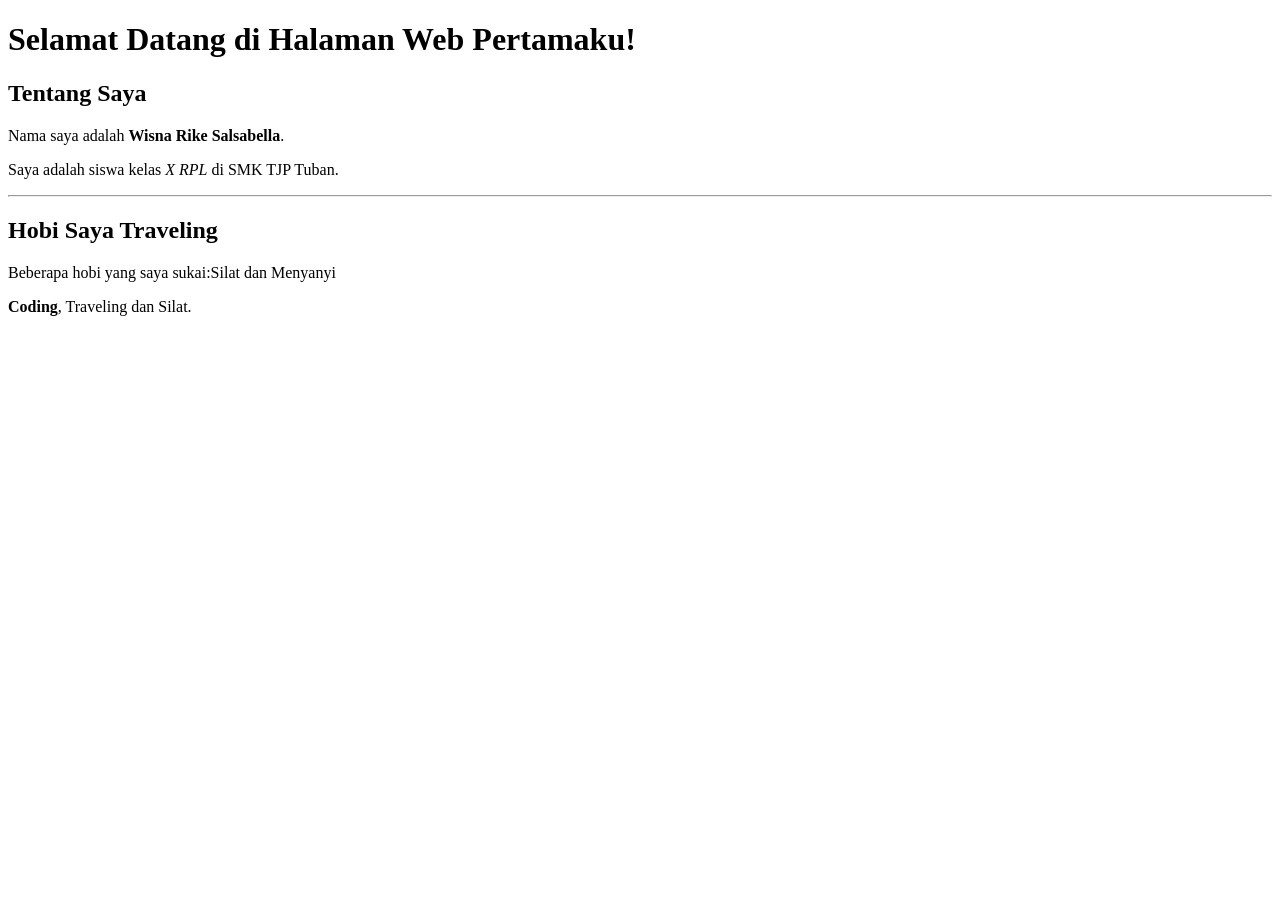
<file: index.html>
<!doctype html>
<html lang="id">
  <head>
    <meta charset="UTF-8" />
    <meta
      name="viewport"
      content="width=device-width, initial-
  scale=1.0"
    />
    <title>Halaman Pertamaku</title>
  </head>
  <body>
    <h1>Selamat Datang di Halaman Web Pertamaku!</h1>
    <h2>Tentang Saya</h2>
    <p>Nama saya adalah <strong>Wisna Rike Salsabella</strong>.</p>
    <p>Saya adalah siswa kelas <em>X RPL</em> di SMK TJP Tuban.</p>

    <hr />

    <h2>Hobi Saya Traveling</h2>
    <p>Beberapa hobi yang saya sukai:Silat dan Menyanyi</p>

    <p><strong>Coding</strong>, Traveling dan Silat.</p>
  </body>
</html>
</file>
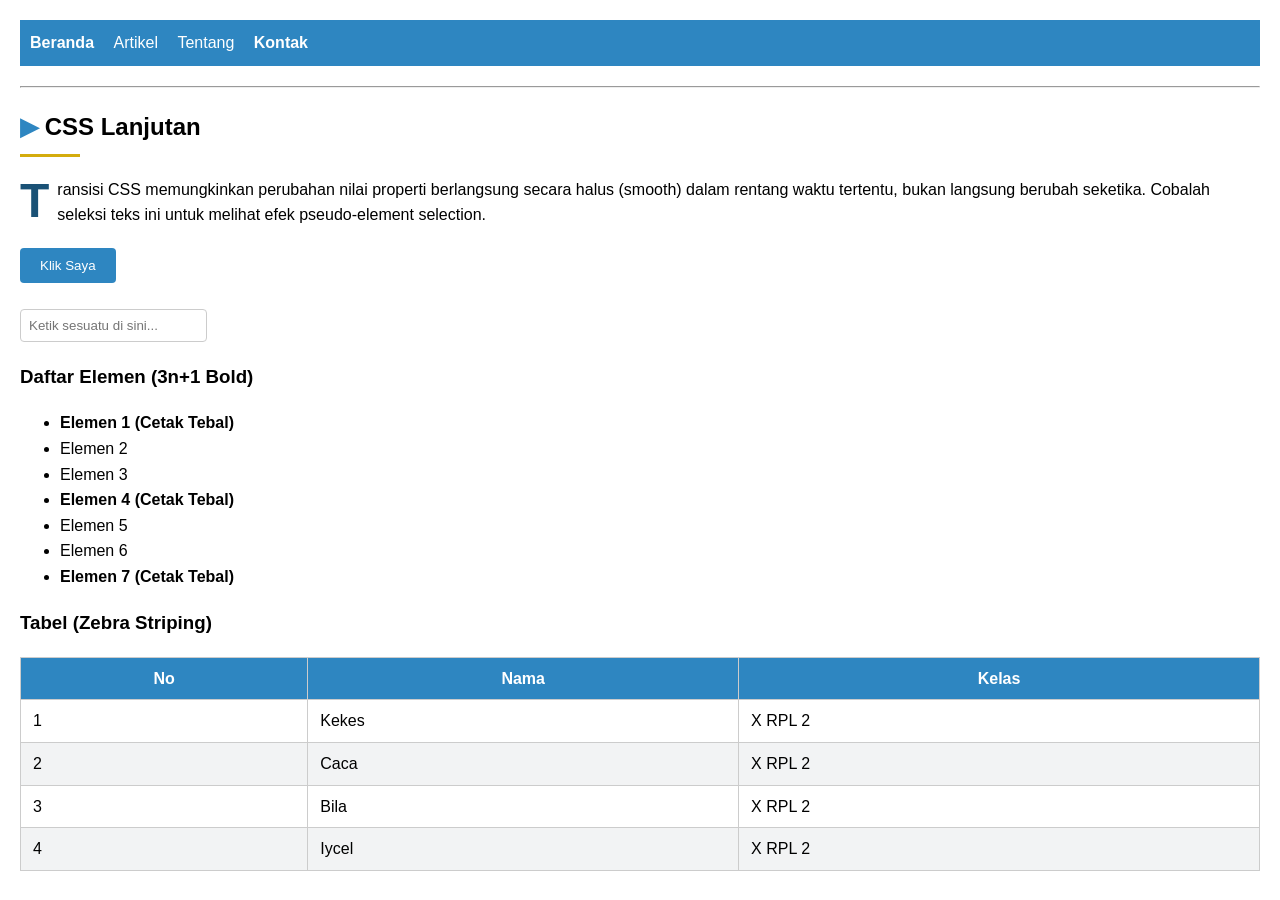
<file: b1.html>
<!DOCTYPE html>
<html lang="id">
<head>
  <meta charset="UTF-8">
  <meta name="viewport" content="width=device-width, initial-scale=1.0">
  <title>LKPD - Pemrograman Web Dasar</title>
  <style>
    /* Masukkan kode CSS yang sudah diketik sebelumnya di sini */
    body {
      font-family: Arial, sans-serif;
      margin: 20px;
      line-height: 1.6;
    }

    /* === SELECTOR KOMBINASI === */
    nav {
      background-color: #2E86C1;
      padding: 10px;
    }

    nav a { color: white; text-decoration: none; }

    .menu > li { display: inline-block; margin-right: 15px; }

    table {
      width: 100%;
      border-collapse: collapse;
      margin-top: 15px;
    }

    th, td {
      padding: 8px 12px;
      border: 1px solid #ccc;
    }

    tr:nth-child(even) { background-color: #F2F3F4; }
    tr:nth-child(odd) { background-color: white; }

    li:nth-child(3n+1) { font-weight: bold; }

    /* === PSEUDO-CLASS === */
    .tombol {
      display: inline-block;
      padding: 10px 20px;
      background: #2E86C1;
      color: white;
      border: none;
      border-radius: 4px;
      cursor: pointer;
      text-decoration: none;
      transition: all 0.2s;
    }

    .tombol:hover { background: #1A5276; transform: translateY(-2px); }
    .tombol:active { transform: translateY(0); }

    input:focus {
      outline: none;
      border-color: #2E86C1;
      box-shadow: 0 0 0 3px rgba(46, 134, 193, 0.3);
    }

    /* === PSEUDO-ELEMENT === */
    h2::before {
      content: '▶ ';
      color: #2E86C1;
    }

    h2::after {
      content: '';
      display: block;
      width: 60px;
      height: 3px;
      background: #D4AC0D;
      margin-top: 8px;
    }

    p.artikel::first-letter {
      font-size: 3em;
      font-weight: bold;
      float: left;
      line-height: 1;
      margin-right: 8px;
      color: #1A5276;
    }

    ::selection {
      background: #AED6F1;
      color: #1A5276;
    }
  </style>
</head>
<body>

  <!-- Navigasi (Menguji Selector Kombinasi Descendant & Child) -->
  <nav>
    <ul class="menu" style="list-style: none; padding: 0; margin: 0;">
      <li><a href="#">Beranda</a></li>
      <li><a href="#">Artikel</a></li>
      <li><a href="#">Tentang</a></li>
      <li><a href="#">Kontak</a></li>
    </ul>
  </nav>

  <hr style="margin: 20px 0;">

  <!-- Judul Section (Menguji Pseudo-Element ::before & ::after) -->
  <h2>CSS Lanjutan</h2>

  <!-- Paragraf Artikel (Menguji Pseudo-Element ::first-letter / Drop Cap) -->
  <p class="artikel">
    Transisi CSS memungkinkan perubahan nilai properti berlangsung secara halus (smooth) dalam rentang waktu tertentu, bukan langsung berubah seketika. Cobalah seleksi teks ini untuk melihat efek pseudo-element selection.
  </p>

  <!-- Tombol & Form Input (Menguji Pseudo-Class :hover, :active, dan :focus) -->
  <div style="margin: 20px 0;">
    <button class="tombol">Klik Saya</button>
    <br><br>
    <input type="text" placeholder="Ketik sesuatu di sini..." style="padding: 8px; border: 1px solid #ccc; border-radius: 4px;">
  </div>

  <!-- Daftar (Menguji nth-child 3n+1) -->
  <h3>Daftar Elemen (3n+1 Bold)</h3>
  <ul>
    <li>Elemen 1 (Cetak Tebal)</li>
    <li>Elemen 2</li>
    <li>Elemen 3</li>
    <li>Elemen 4 (Cetak Tebal)</li>
    <li>Elemen 5</li>
    <li>Elemen 6</li>
    <li>Elemen 7 (Cetak Tebal)</li>
  </ul>

  <!-- Tabel (Menguji nth-child even/odd zebra striping) -->
  <h3>Tabel (Zebra Striping)</h3>
  <table>
    <thead>
      <tr style="background-color: #2E86C1; color: white;">
        <th>No</th>
        <th>Nama</th>
        <th>Kelas</th>
      </tr>
    </thead>
    <tbody>
      <tr>
        <td>1</td>
        <td>Kekes</td>
        <td>X RPL 2</td>
      </tr>
      <tr>
        <td>2</td>
        <td>Caca</td>
        <td>X RPL 2</td>
      </tr>
      <tr>
        <td>3</td>
        <td>Bila</td>
        <td>X RPL 2</td>
      </tr>
      <tr>
        <td>4</td>
        <td>Iycel</td>
        <td>X RPL 2</td>
      </tr>
    </tbody>
  </table>

</body>
</html>
</file>
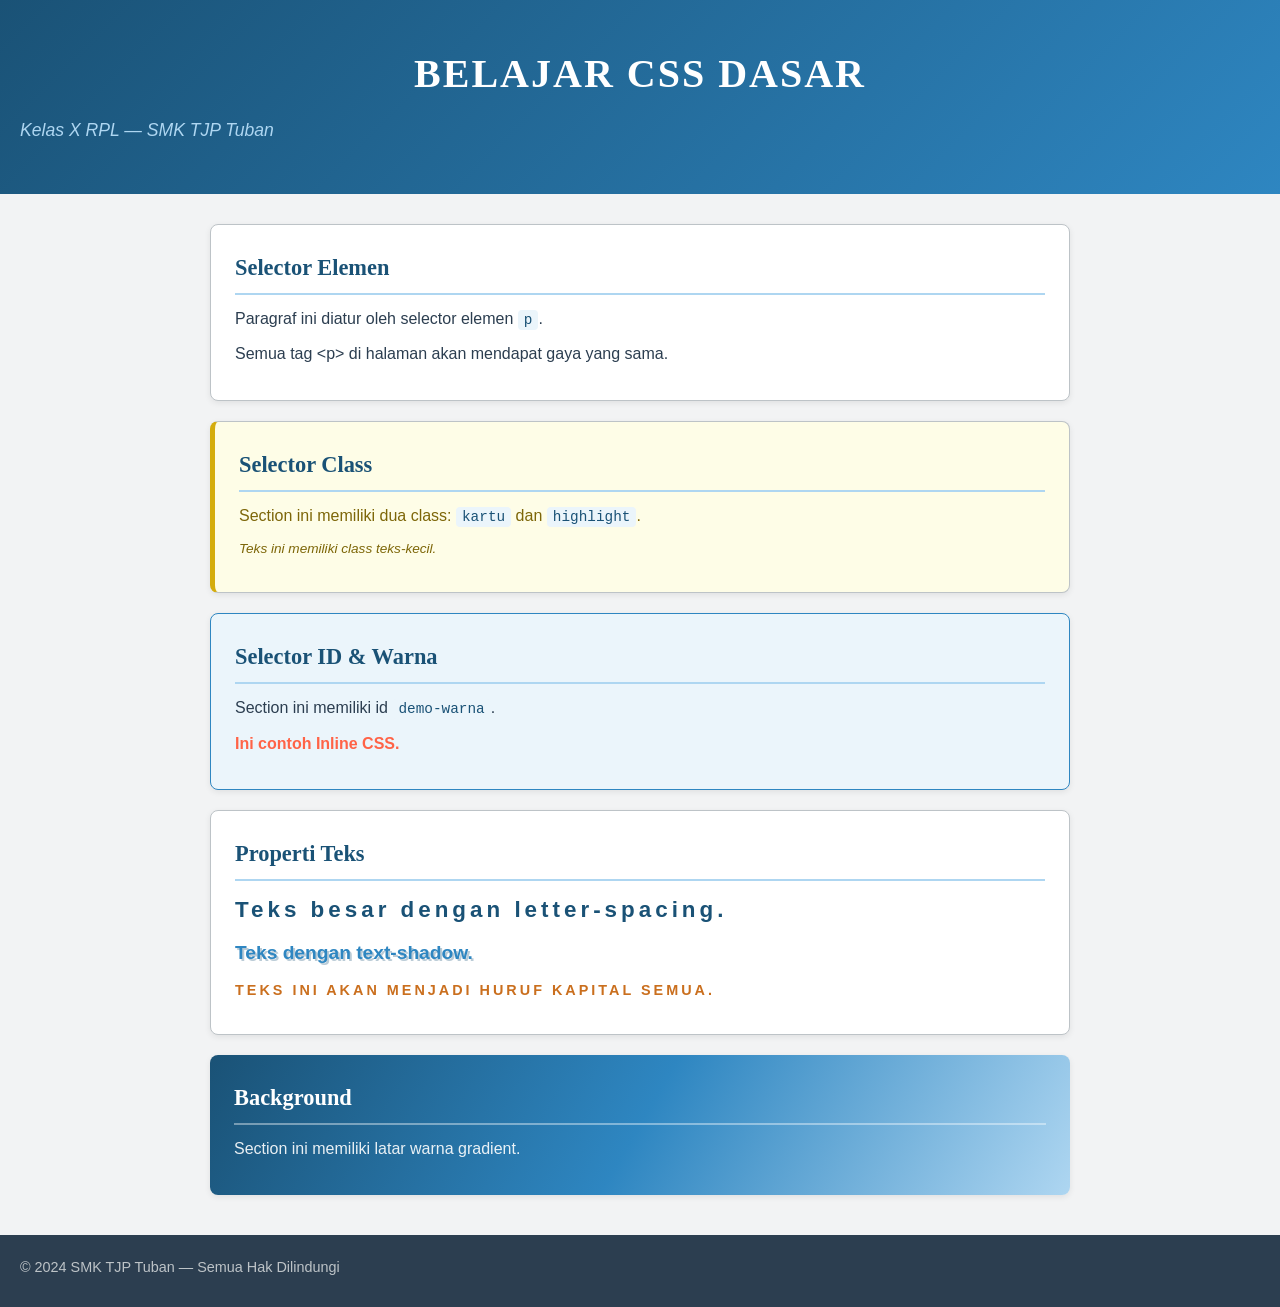
<file: bab4.html>
<!DOCTYPE html>
<html lang="en">
<head>
  <meta charset="UTF-8">
  <meta name="viewport" content="width=device-width, initial-scale=1.0">
  <title>BAB 4 - Belajar CSS</title>

  <!-- Menghubungkan file CSS eksternal -->
  <link rel="stylesheet" href="style-bab4.css">
</head>
<body>
  
  <header id="site-header">
    <h1>Belajar CSS Dasar</h1>
    <p>Kelas X RPL &mdash; SMK TJP Tuban</p>
  </header>

  <main class="konten-utama">

    <section class="kartu">
      <h2>Selector Elemen</h2>
      <p>Paragraf ini diatur oleh selector elemen <code>p</code>.</p>
      <p>Semua tag &lt;p&gt; di halaman akan mendapat gaya yang sama.</p>
    </section>

    <section class="kartu highlight">
      <h2>Selector Class</h2>
      <p>Section ini memiliki dua class: <code>kartu</code> dan <code>highlight</code>.</p>
      <p class="teks-kecil">Teks ini memiliki class teks-kecil.</p>
    </section>

    <section class="kartu" id="demo-warna">
      <h2>Selector ID & Warna</h2>
      <p>Section ini memiliki id <code>demo-warna</code>.</p>
      <p style="color: tomato; font-weight: bold;">Ini contoh Inline CSS.</p>
    </section>

    <section class="kartu">
      <h2>Properti Teks</h2>
      <p class="teks-besar">Teks besar dengan letter-spacing.</p>
      <p class="teks-bayangan">Teks dengan text-shadow.</p>
      <p class="teks-kapital">teks ini akan menjadi huruf kapital semua.</p>
    </section>

    <section class="kartu demo-bg">
      <h2>Background</h2>
      <p>Section ini memiliki latar warna gradient.</p>
    </section>

  </main>

  <footer id="site-footer">
    <p>&copy; 2024 SMK TJP Tuban &mdash; Semua Hak Dilindungi</p>
  </footer>
  
</body>
</html>
</file>
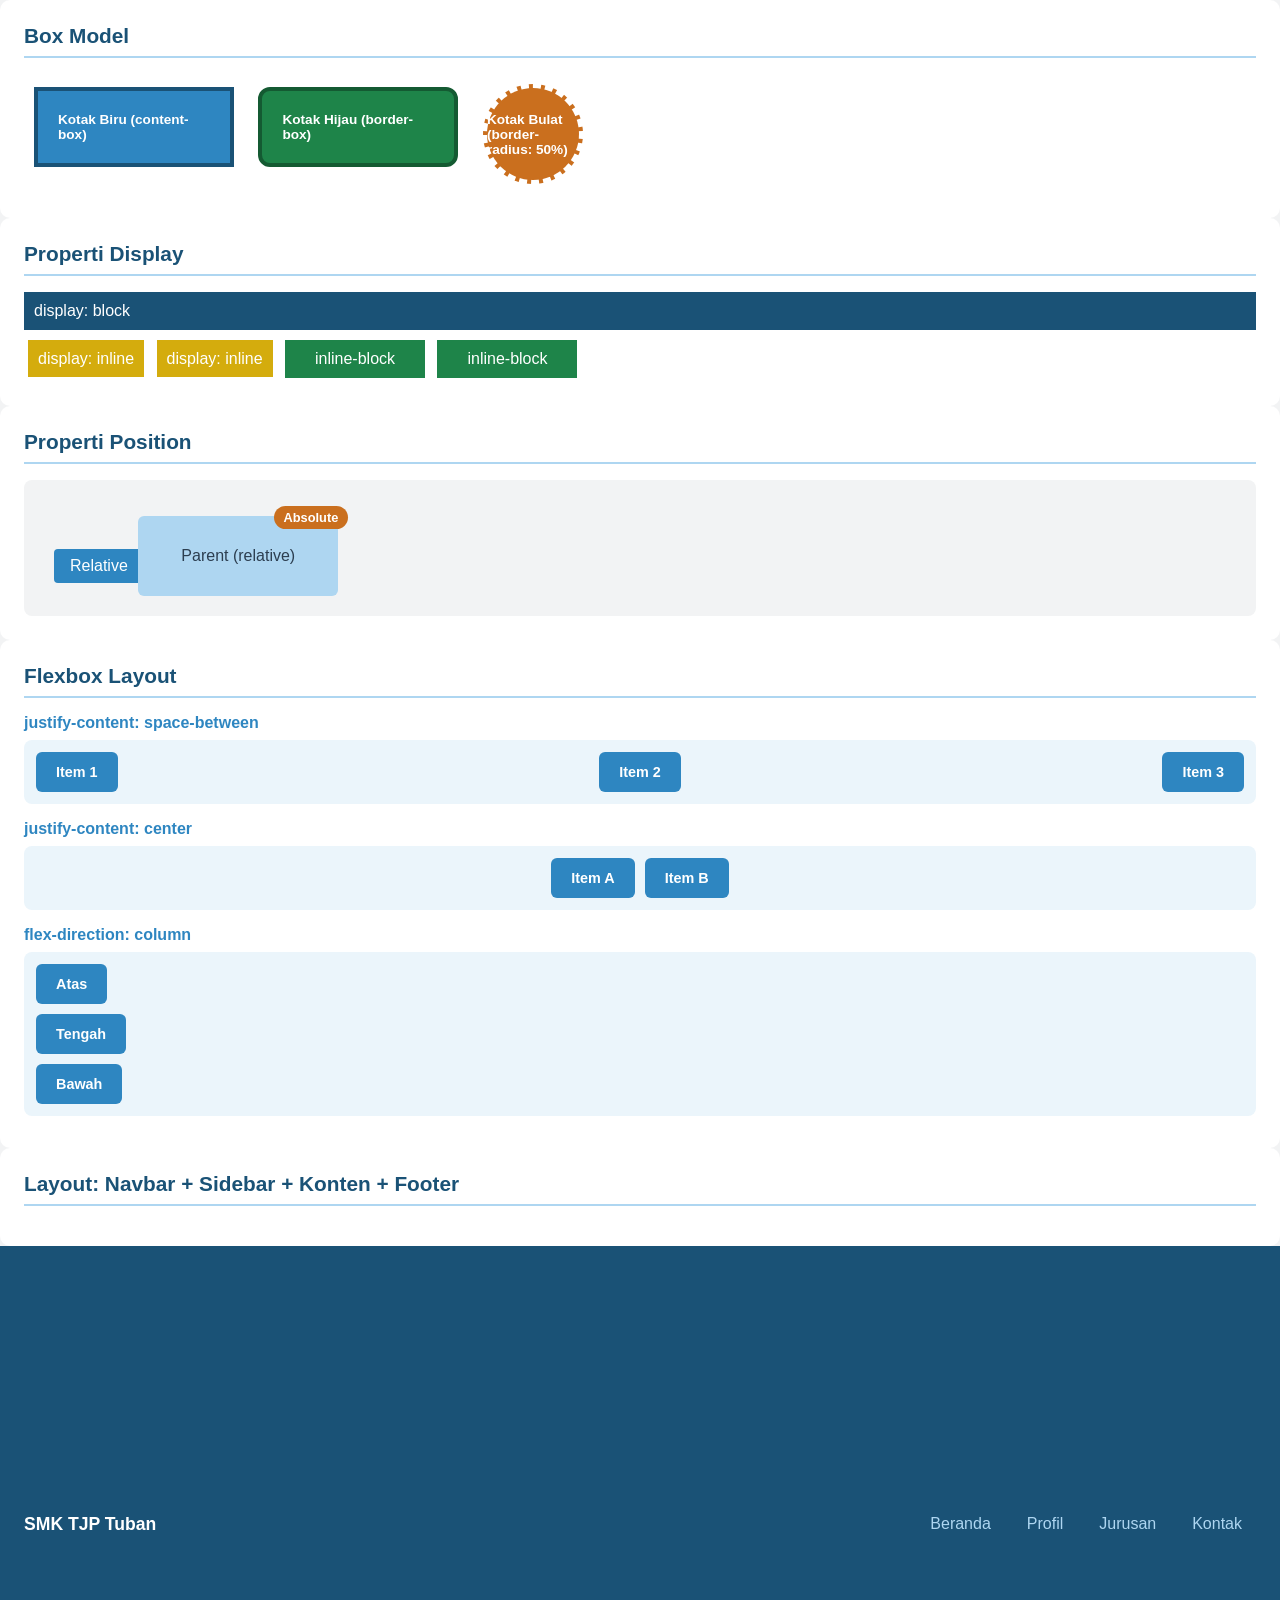
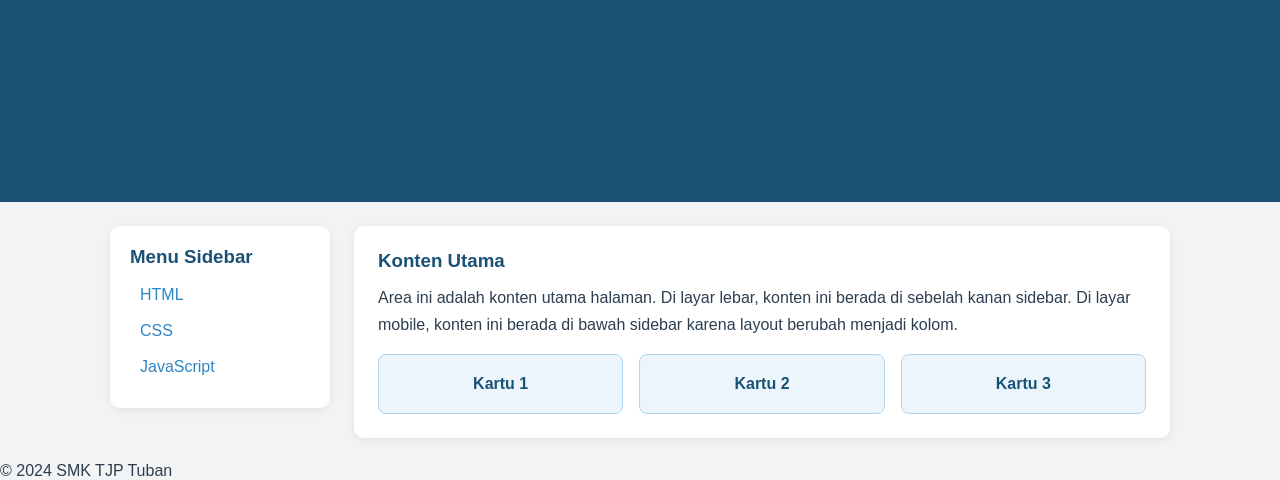
<file: bab5.html>
<!DOCTYPE html>
<html lang="id">
<head>
  <meta charset="UTF-8">
  <meta name="viewport" content="width=device-width, initial-scale=1.0">
  <title>BAB 5 - CSS Layout & Box Model</title>
  <link rel="stylesheet" href="layout-bab5.css"
</head>
<body>
  
  <!-- BAGIAN 1: Box Model -->
  <section class="demo-section">
    <h2>Box Model</h2>
    <div class="kotak kotak-biru">Kotak Biru (content-box)</div>
    <div class="kotak kotak-hijau">Kotak Hijau (border-box)</div>
    <div class="kotak kotak-bulat">Kotak Bulat (border-radius: 50%)</div>
  </section>

  <!-- BAGIAN 2: Display -->
  <section class="demo-section">
    <h2>Properti Display</h2>
    <div class="demo-display">
      <span class="item-block">display: block</span>
      <span class="item-inline">display: inline</span>
      <span class="item-inline">display: inline</span>
      <span class="item-iblock">inline-block</span>
      <span class="item-iblock">inline-block</span>
    </div>
  </section>

  <!-- BAGIAN 3: Position -->
  <section class="demo-section">
    <h2>Properti Position</h2>
    <div class="area-position">
      <div class="pos-relative">Relative</div>
      <div class="pos-parent">
        Parent (relative)
        <div class="pos-absolute">Absolute</div>
      </div>
    </div>
  </section>

  <!-- BAGIAN 4: Flexbox -->
  <section class="demo-section">
    <h2>Flexbox Layout</h2>
    <h3>justify-content: space-between</h3>
    <div class="flex-demo flex-space-between">
      <div class="flex-item">Item 1</div>
      <div class="flex-item">Item 2</div>
      <div class="flex-item">Item 3</div>
    </div>
    <h3>justify-content: center</h3>
    <div class="flex-demo flex-center">
      <div class="flex-item">Item A</div>
      <div class="flex-item">Item B</div>
    </div>
    <h3>flex-direction: column</h3>
    <div class="flex-demo flex-column">
      <div class="flex-item">Atas</div>
      <div class="flex-item">Tengah</div>
      <div class="flex-item">Bawah</div>
    </div>
  </section>

  <!-- BAGIAN 5: Layout Nyata -->
  <section class="demo-section">
    <h2>Layout: Navbar + Sidebar + Konten + Footer</h2>
  </section>

  <nav class="navbar-demo">
    <div class="nav-brand">SMK TJP Tuban</div>
    <ul class="nav-menu">
      <li><a href="#">Beranda</a></li>
      <li><a href="#">Profil</a></li>
      <li><a href="#">Jurusan</a></li>
      <li><a href="#">Kontak</a></li>
    </ul>
  </nav>

  <div class="layout-utama">
    <aside class="sidebar-demo">
      <h3>Menu Sidebar</h3>
      <ul>
        <li><a href="#">HTML</a></li>
        <li><a href="#">CSS</a></li>
        <li><a href="#">JavaScript</a></li>
      </ul>
    </aside>
    <main class="konten-demo">
      <h3>Konten Utama</h3>
      <p>Area ini adalah konten utama halaman. Di layar lebar, konten ini berada di sebelah kanan sidebar. Di layar mobile, konten ini berada di bawah sidebar karena layout berubah menjadi kolom.</p>
      <div class="kartu-grid">
        <div class="kartu-item">Kartu 1</div>
        <div class="kartu-item">Kartu 2</div>
        <div class="kartu-item">Kartu 3</div>
      </div>
    </main>
  </div>

  <footer class="footer-demo">
    <p>&copy; 2024 SMK TJP Tuban</p>
  </footer>
  
</body>
</html>
</file>
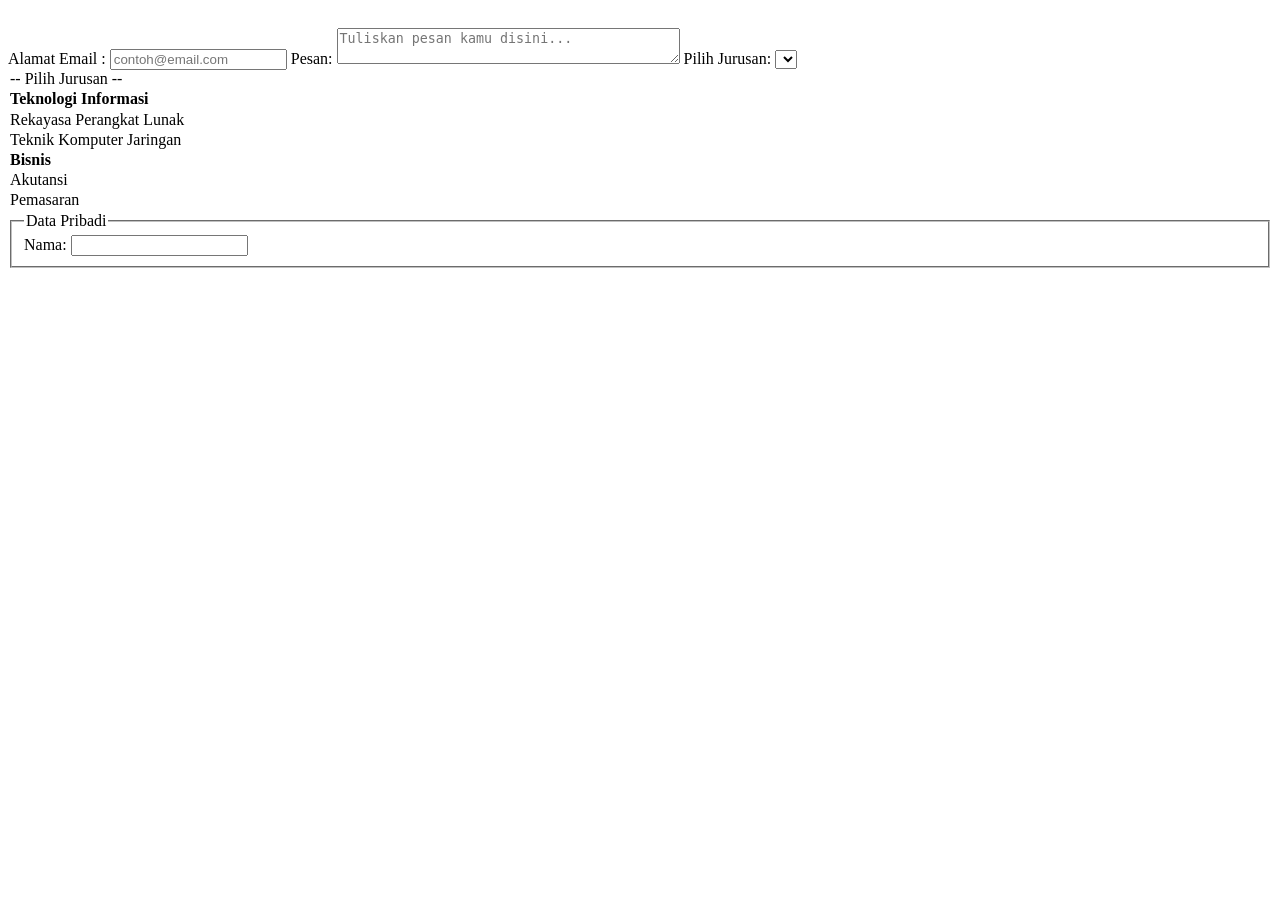
<file: form1.html>
<!DOCTYPE html>
<optgroup lang="en">
<head>
    <meta charset="UTF-8">
    <meta name="viewport" content="width=device-width, initial-scale=1.0">
</head>
</optgroup>
 <!-- Label yang terhubung dengan input -->
 <label for="email">Alamat Email :</label>
 <input type="email" id="email" name="email" required
 placeholder="contoh@email.com">

 <!--Textarea-->
 <label for="pesan">Pesan:</label>
 <textarea id="pesan" name="pesan" rpws="5" cols="40"
           placeholder="Tuliskan pesan kamu disini..."></textarea>
            
<!-- Select / Dropdown -->
 <label for="jurusan">Pilih Jurusan:</label>
 <select id="jurusan" name="jurusan"></select>
   <option value="">-- Pilih Jurusan --</option>
   <optgroup label="Teknologi Informasi"></optgroup>
     <option value="rpl">Rekayasa Perangkat Lunak</option>
     <option value="tkj">Teknik Komputer Jaringan</option>
</optgroup>
<optgroup label="Bisnis"></optgroup>
     <option value="ak">Akutansi</option>
     <option value="pm">Pemasaran</option>
</optgroup>
</select>

<!-- Fieldhset & Legend -->
 <fieldset>
     <legend>Data Pribadi</legend>
     <label for="nama">Nama:</label>
     <input type="text" id="nama" name="nama">
 </fieldset>
</body>
</html>
</file>
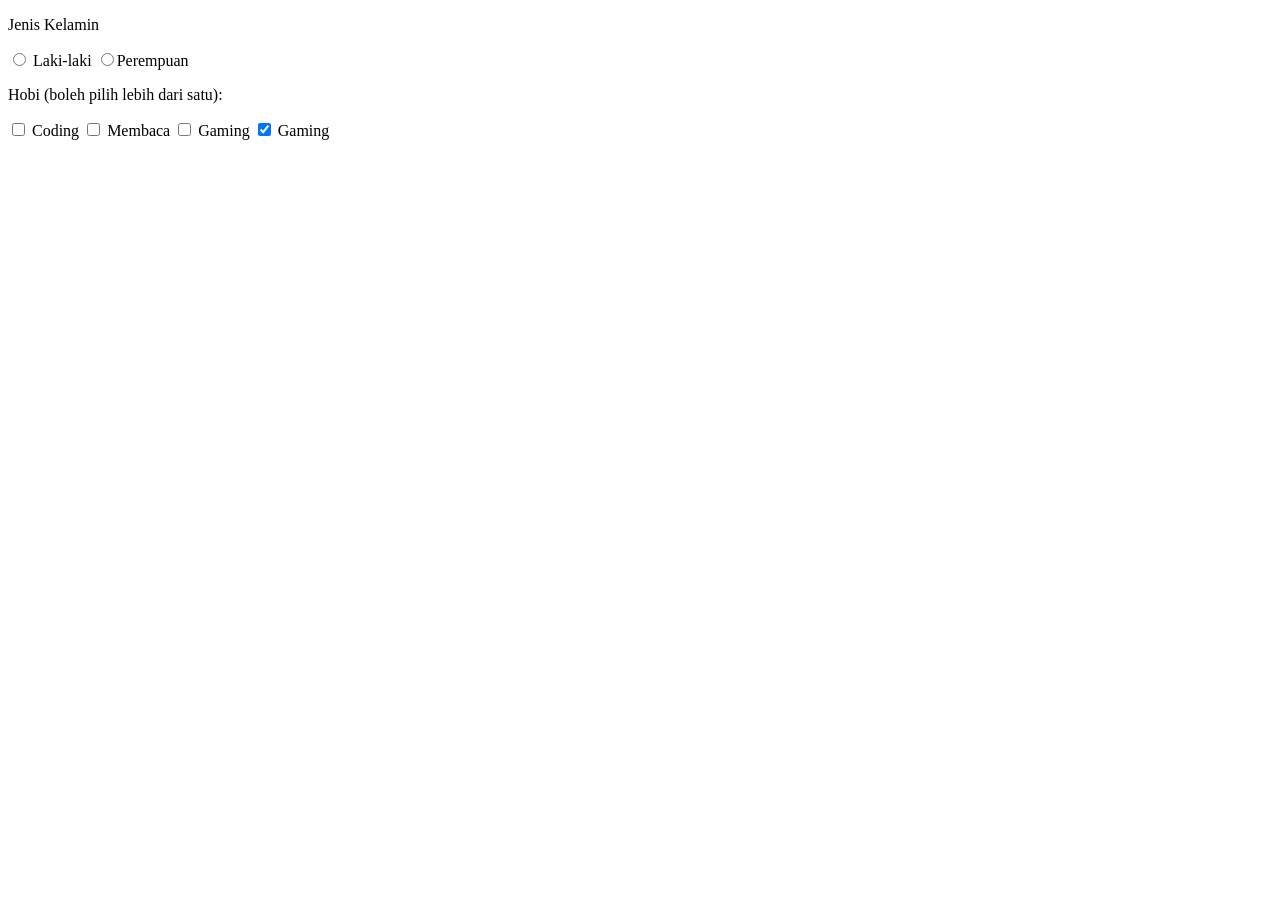
<file: form2.html>
<!DOCTYPE html>
<html lang="en">
<head>
    <meta charset="UTF-8">
    <meta name="viewport" content="width=device-width, initial-scale=1.0">
    <title>Document</title>
</head>
<body>
<!-- Radio Button: hanya bisa memilih SATU opsi -->
<!-- Gunakan name yang SAMA untuk mengelompokkan pilihan -->
 <p>Jenis Kelamin</p>
 <input type="radio" id="laki" name="gender" value="L">
 <label for="laki">Laki-laki</label>

<input type="radio" id="perempuan" name="gender" value="P"
<label for="perempuan">Perempuan</label>

<!-- Checkbox: bisa memilih LEBIH DARI SATU opsi -->
 <p>Hobi (boleh pilih lebih dari satu):</p>
 <input type="checkbox" id="coding" name="hobi" value="coding">
 <label for="coding">Coding</label>

 <input type="checkbox" id="membaca" name="hobi" value="membaca">
 <label for="membaca">Membaca</label>

 <input type="checkbox" id="gaming" name="hobi" value="gaming">
 <label for="gaming">Gaming</label>

<!-- Checkbox dengan checked (sudah dicentang secara default) -->
 <input type="checkbox" id="setuju" value="ya" checked>
 <label for="gaming">Gaming</label>
</body>
</html>
</file>
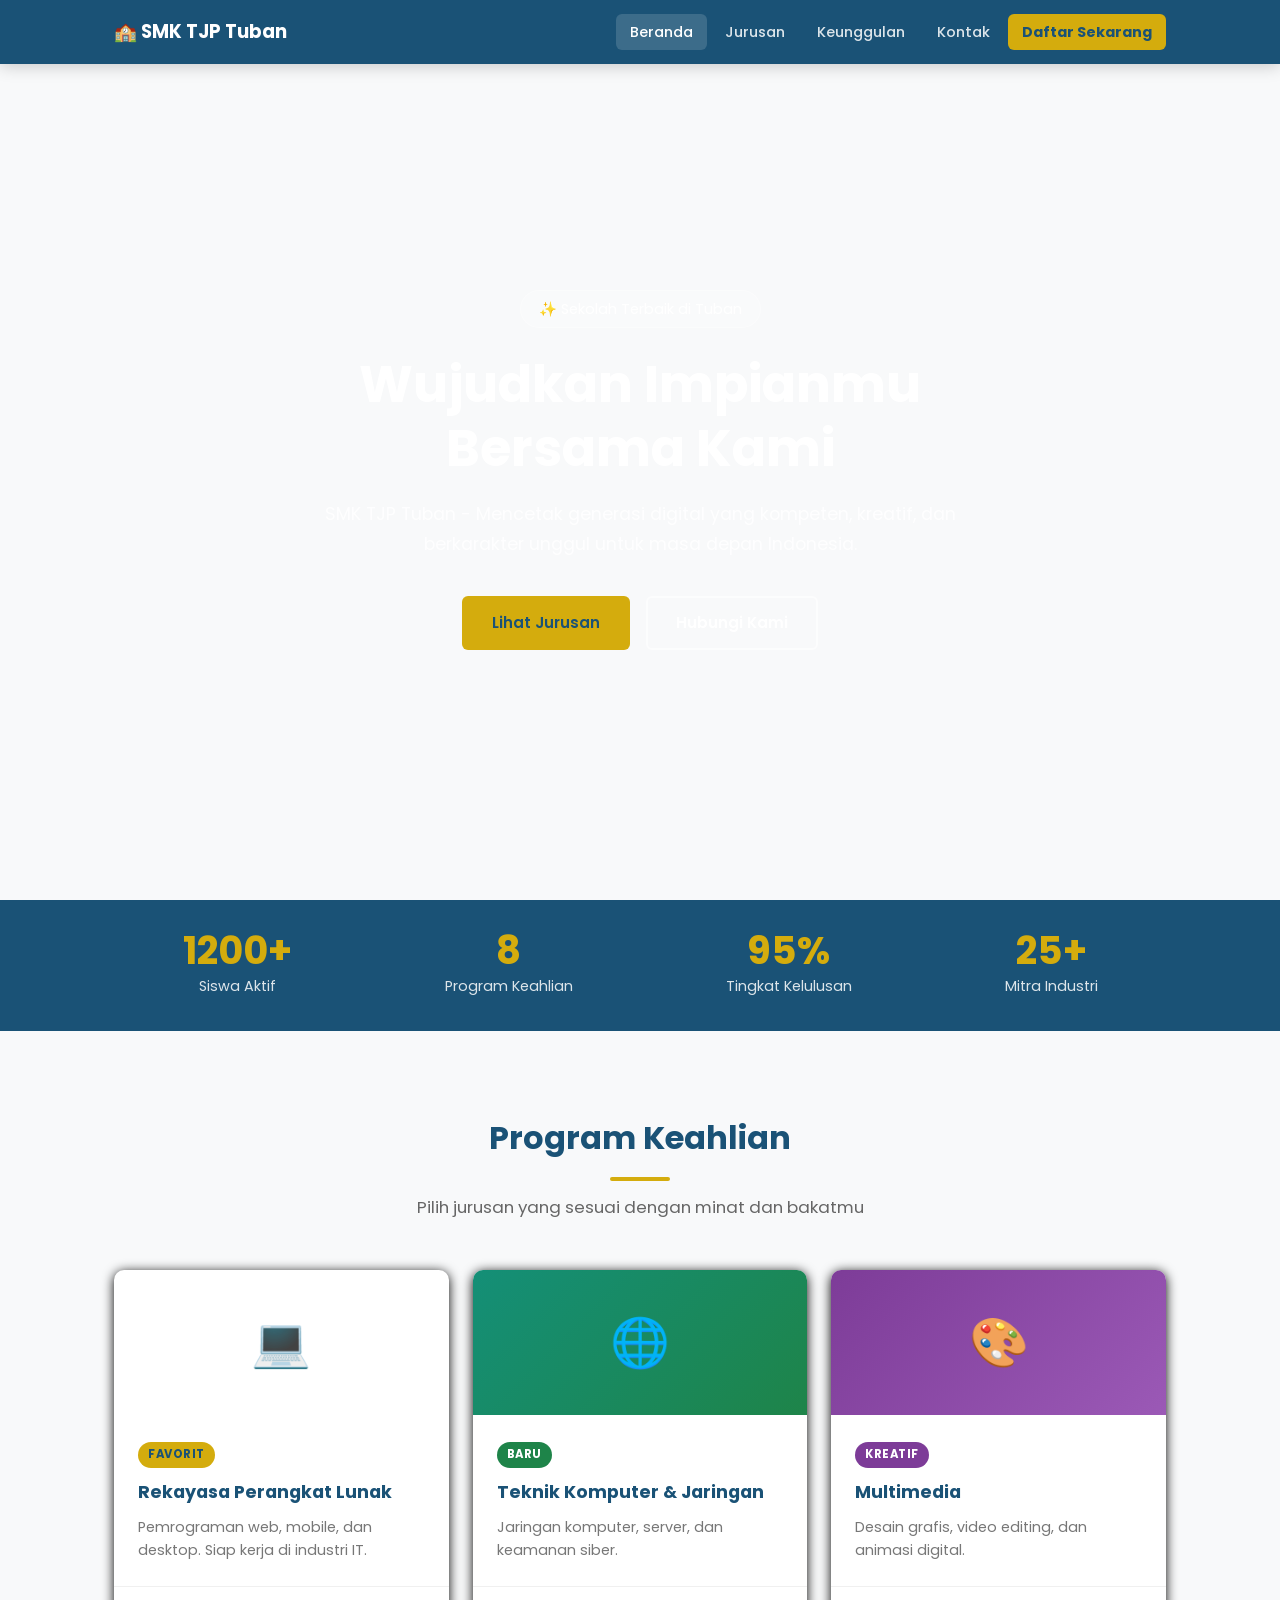
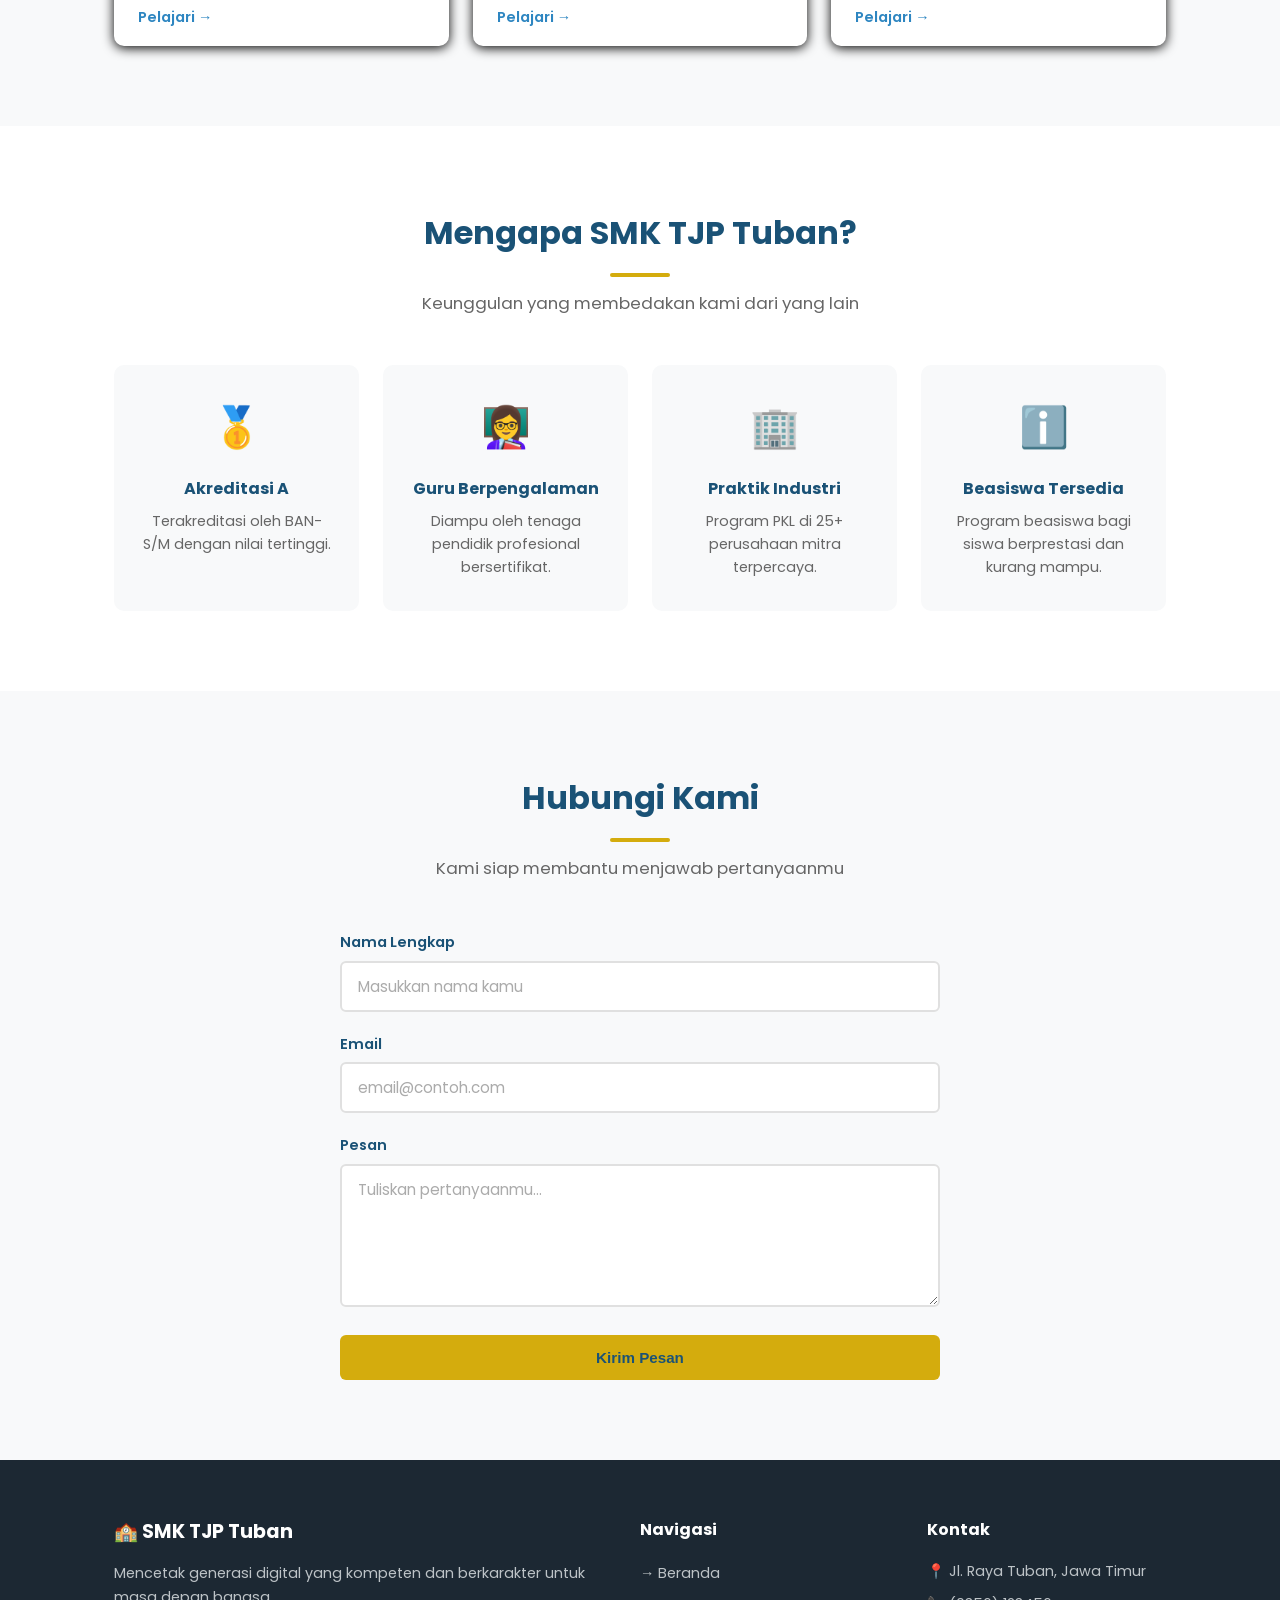
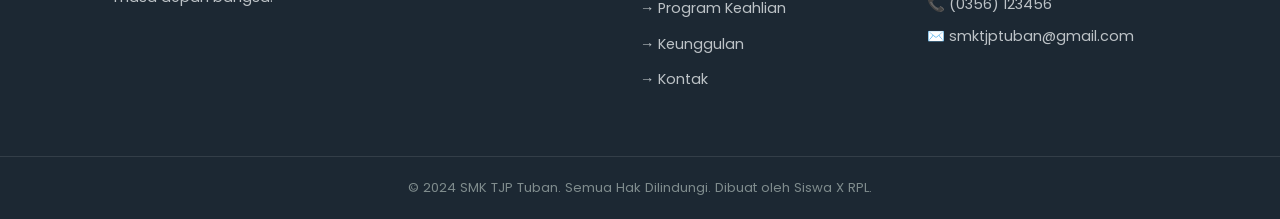
<file: landing-page.html>
<!DOCTYPE html>
<html lang="id">
<head>
  <meta charset="UTF-8">
  <meta name="viewport" content="width=device-width, initial-scale=1.0">
  <title>SMK TJP Tuban - Sekolah Unggulan</title>
  <!-- Google Fonts (opsional) -->
  <link rel="preconnect" href="https://fonts.googleapis.com">
  <link href="https://fonts.googleapis.com/css2?family=Poppins:wght@400;500;600;700&display=swap" rel="stylesheet">
  <link rel="stylesheet" href="landing-page.css">
</head>
<body>

  <!-- NAVBAR -->
  <nav class="navbar">
    <div class="nav-container">
      <a href="#" class="nav-brand">🏫 SMK TJP Tuban</a>
      <ul class="nav-menu">
        <li><a href="#beranda" class="nav-link active">Beranda</a></li>
        <li><a href="#jurusan" class="nav-link">Jurusan</a></li>
        <li><a href="#keunggulan" class="nav-link">Keunggulan</a></li>
        <li><a href="#kontak" class="nav-link">Kontak</a></li>
        <li><a href="#" class="nav-link nav-cta">Daftar Sekarang</a></li>
      </ul>
    </div>
  </nav>

  <!-- HERO SECTION -->
  <section class="hero" id="beranda">
    <div class="hero-konten">
      <span class="hero-badge">✨ Sekolah Terbaik di Tuban</span>
      <h1 class="hero-judul">Wujudkan Impianmu<br>Bersama Kami</h1>
      <p class="hero-sub">SMK TJP Tuban - Mencetak generasi digital yang kompeten, kreatif, dan berkarakter unggul untuk masa depan Indonesia.</p>
      <div class="hero-tombol">
        <a href="#jurusan" class="tombol tombol-primer">Lihat Jurusan</a>
        <a href="#kontak" class="tombol tombol-sekunder">Hubungi Kami</a>
      </div>
    </div>
  </section>

  <!-- STATS SECTION -->
  <section class="stats">
    <div class="stats-container">
      <div class="stat-item">
        <span class="stat-angka">1200+</span>
        <span class="stat-label">Siswa Aktif</span>
      </div>
      <div class="stat-item">
        <span class="stat-angka">8</span>
        <span class="stat-label">Program Keahlian</span>
      </div>
      <div class="stat-item">
        <span class="stat-angka">95%</span>
        <span class="stat-label">Tingkat Kelulusan</span>
      </div>
      <div class="stat-item">
        <span class="stat-angka">25+</span>
        <span class="stat-label">Mitra Industri</span>
      </div>
    </div>
  </section>

  <!-- JURUSAN SECTION -->
  <section class="section" id="jurusan">
    <div class="container">
      <div class="section-header">
        <h2 class="section-judul">Program Keahlian</h2>
        <p class="section-sub">Pilih jurusan yang sesuai dengan minat dan bakatmu</p>
      </div>
      <div class="kartu-grid">
        <div class="kartu">
          <div class="kartu-header">💻</div>
          <div class="kartu-body">
            <span class="kartu-badge">Favorit</span>
            <h3 class="kartu-judul">Rekayasa Perangkat Lunak</h3>
            <p class="kartu-teks">Pemrograman web, mobile, dan desktop. Siap kerja di industri IT.</p>
          </div>
          <div class="kartu-footer"><a href="#" class="tombol-kartu">Pelajari &rarr;</a></div>
        </div>
        <div class="kartu">
          <div class="kartu-header" style="background:linear-gradient(135deg, #148F77, #1E8449);">🌐</div>
          <div class="kartu-body">
            <span class="kartu-badge" style="background:#1E8449;color:white;">Baru</span>
            <h3 class="kartu-judul">Teknik Komputer & Jaringan</h3>
            <p class="kartu-teks">Jaringan komputer, server, dan keamanan siber.</p>
          </div>
          <div class="kartu-footer"><a href="#" class="tombol-kartu">Pelajari &rarr;</a></div>
        </div>
        <div class="kartu">
          <div class="kartu-header" style="background:linear-gradient(135deg, #7D3C98, #9B59B6);">🎨</div>
          <div class="kartu-body">
            <span class="kartu-badge" style="background:#7D3C98;color:white;">Kreatif</span>
            <h3 class="kartu-judul">Multimedia</h3>
            <p class="kartu-teks">Desain grafis, video editing, dan animasi digital.</p>
          </div>
          <div class="kartu-footer"><a href="#" class="tombol-kartu">Pelajari &rarr;</a></div>
        </div>
      </div>
    </div>
  </section>

  <!-- KEUNGGULAN SECTION -->
  <section class="section section-alt" id="keunggulan">
    <div class="container">
      <div class="section-header">
        <h2 class="section-judul">Mengapa SMK TJP Tuban?</h2>
        <p class="section-sub">Keunggulan yang membedakan kami dari yang lain</p>
      </div>
      <div class="fitur-grid">
        <div class="fitur-item"><span class="fitur-ikon">🥇</span><h4>Akreditasi A</h4><p>Terakreditasi oleh BAN-S/M dengan nilai tertinggi.</p></div>
        <div class="fitur-item"><span class="fitur-ikon">👩‍🏫</span><h4>Guru Berpengalaman</h4><p>Diampu oleh tenaga pendidik profesional bersertifikat.</p></div>
        <div class="fitur-item"><span class="fitur-ikon">🏢</span><h4>Praktik Industri</h4><p>Program PKL di 25+ perusahaan mitra terpercaya.</p></div>
        <div class="fitur-item"><span class="fitur-ikon">ℹ️</span><h4>Beasiswa Tersedia</h4><p>Program beasiswa bagi siswa berprestasi dan kurang mampu.</p></div>
      </div>
    </div>
  </section>

  <!-- KONTAK SECTION -->
  <section class="section" id="kontak">
    <div class="container">
      <div class="section-header">
        <h2 class="section-judul">Hubungi Kami</h2>
        <p class="section-sub">Kami siap membantu menjawab pertanyaanmu</p>
      </div>
      <form class="form-kontak">
        <div class="form-group">
          <label for="nama">Nama Lengkap</label>
          <input type="text" id="nama" placeholder="Masukkan nama kamu" required>
        </div>
        <div class="form-group">
          <label for="email">Email</label>
          <input type="email" id="email" placeholder="email@contoh.com" required>
        </div>
        <div class="form-group">
          <label for="pesan">Pesan</label>
          <textarea id="pesan" rows="5" placeholder="Tuliskan pertanyaanmu..."></textarea>
        </div>
        <button type="submit" class="tombol tombol-primer" style="width:100%;">Kirim Pesan</button>
      </form>
    </div>
  </section>

  <!-- FOOTER -->
  <footer class="footer">
    <div class="footer-container">
      <div class="footer-brand">
        <h3>🏫 SMK TJP Tuban</h3>
        <p>Mencetak generasi digital yang kompeten dan berkarakter untuk masa depan bangsa.</p>
      </div>
      <div class="footer-links">
        <h4>Navigasi</h4>
        <ul>
          <li><a href="#beranda">Beranda</a></li>
          <li><a href="#jurusan">Program Keahlian</a></li>
          <li><a href="#keunggulan">Keunggulan</a></li>
          <li><a href="#kontak">Kontak</a></li>
        </ul>
      </div>
      <div class="footer-kontak">
        <h4>Kontak</h4>
        <p>📍 Jl. Raya Tuban, Jawa Timur</p>
        <p>📞 (0356) 123456</p>
        <p>✉️ smktjptuban@gmail.com</p>
      </div>
    </div>
    <div class="footer-bottom">
      <p>&copy; 2024 SMK TJP Tuban. Semua Hak Dilindungi. Dibuat oleh Siswa X RPL.</p>
    </div>
  </footer>

</body>
</html>
</file>
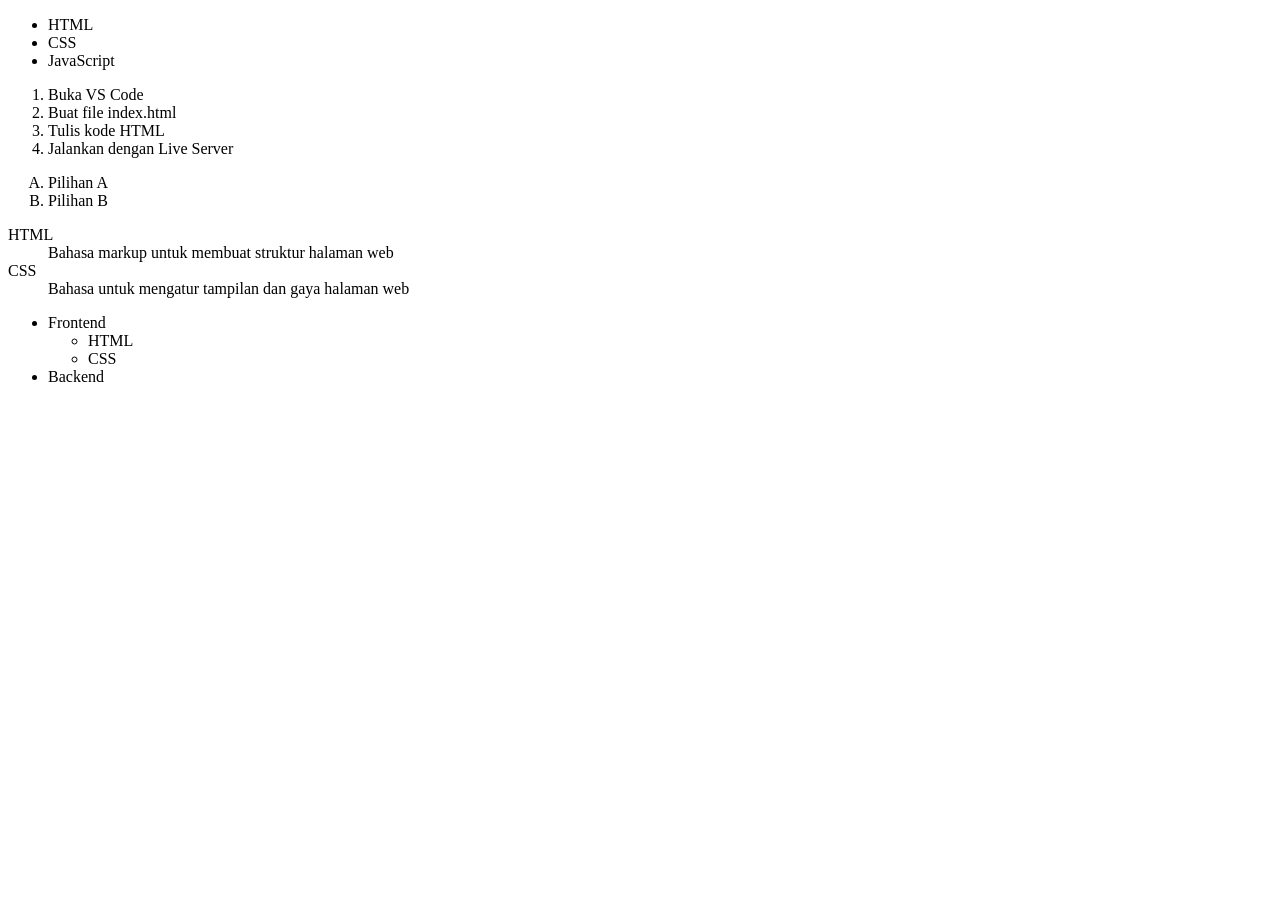
<file: list1.html>
<!DOCTYPE html>
<html lang="en">
<head>
    <meta charset="UTF-8"
    <meta name="viewport" content="width=device-width, initial-scale=1.0">
    <title>Bab 2 - List</title>
</head>
<body>
<!-- Unordered List (Bullet) -->
<ul>
  <li>HTML</li>
  <li>CSS</li>
  <li>JavaScript</li>
</ul>

<!-- Ordered List (Angka) -->
<ol>
  <li>Buka VS Code</li>
  <li>Buat file index.html</li>
  <li>Tulis kode HTML</li>
  <li>Jalankan dengan Live Server</li>
</ol>

<!-- Ordered List dengan tipe huruf -->
<ol type="A">
  <li>Pilihan A</li>
  <li>Pilihan B</li>
</ol>

<!-- Definition List -->
<dl>
  <dt>HTML</dt>
  <dd>Bahasa markup untuk membuat struktur halaman web</dd>
  <dt>CSS</dt>
  <dd>Bahasa untuk mengatur tampilan dan gaya halaman web</dd>
</dl>

<!-- List Bersarang (Nested List) -->
<ul>
  <li>Frontend
    <ul>
      <li>HTML</li>
      <li>CSS</li>
    </ul>
  </li>
  <li>Backend</li>
</ul>
</file>
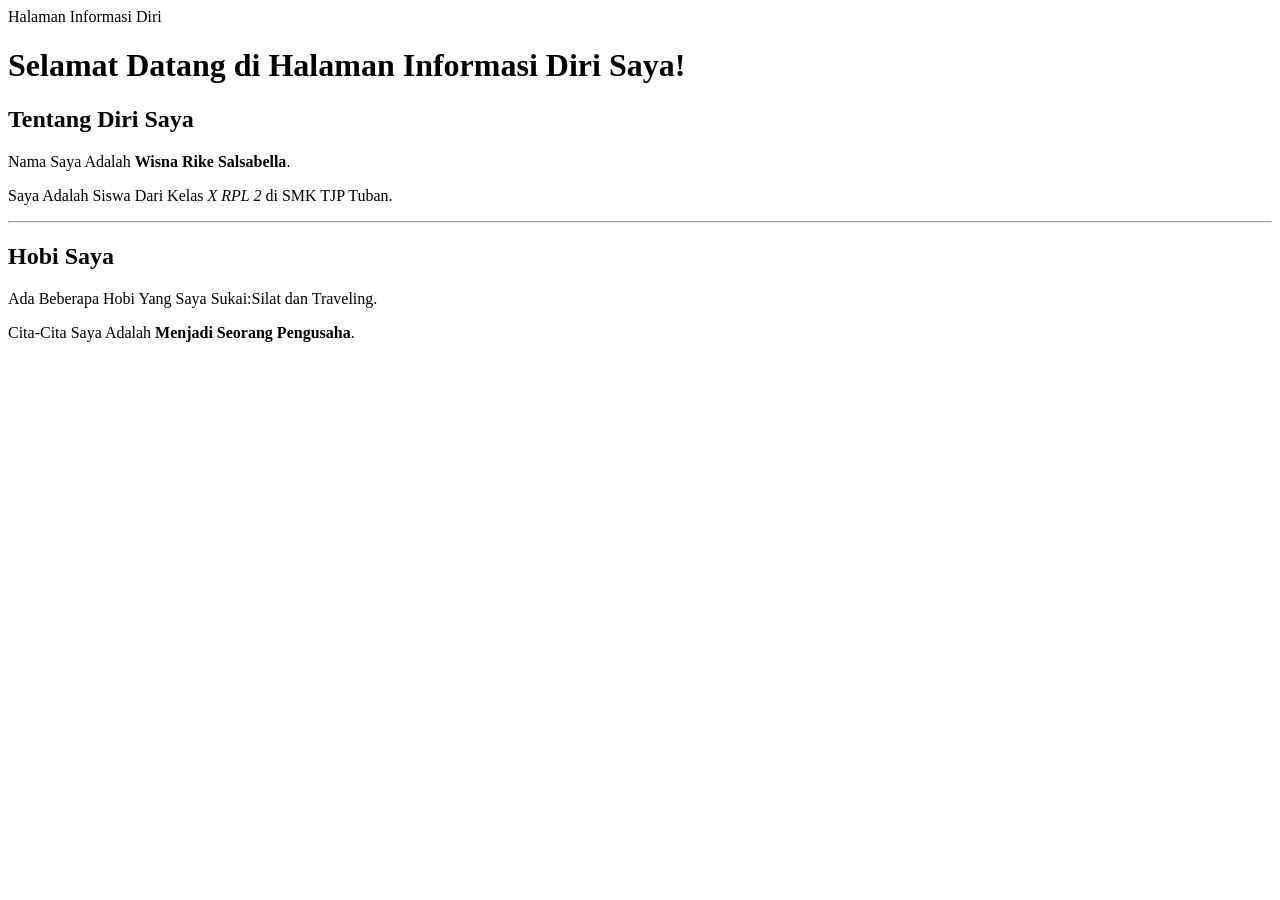
<file: profil_saya.html>
<!DOCTYPE html>
<html lang="id">
<head>
    <meta charset="UPF-8">
    <meta name="viewport" contact="width=device-width, initial-scale=1.0"
    <title>Halaman Informasi Diri</title>
</head>
<body>

    <h1>Selamat Datang di Halaman Informasi Diri Saya!</h1>
    <h2>Tentang Diri Saya</h2>
    <p>Nama Saya Adalah <strong>Wisna Rike Salsabella</strong>.</p>
    <p>Saya Adalah Siswa Dari Kelas <em>X RPL 2</em> di SMK TJP Tuban.</p>

    <hr>

    <h2>Hobi Saya</h2>
    <p>Ada Beberapa Hobi Yang Saya Sukai:Silat dan Traveling.</p>
    <p>Cita-Cita Saya Adalah <strong>Menjadi Seorang Pengusaha</strong>.</p>
    
</body>
</html>
</file>
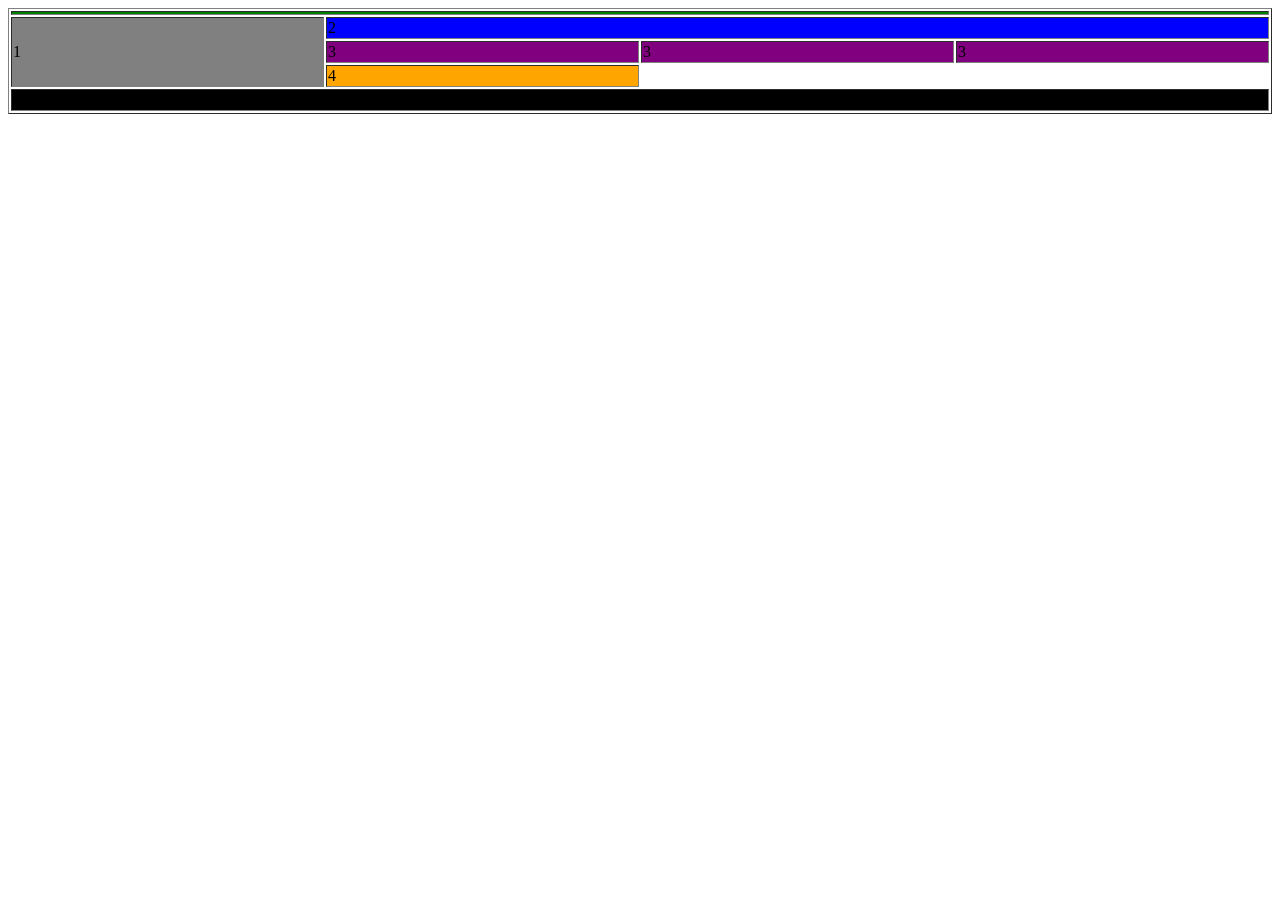
<file: table.html>
<!DOCTYPE html>
<html lang="en">
<head>
  <meta charset="UTF-8">
  <meta name="viewport" content="width=device-width, initial-scale=1.0">
  <title>Document</title>
</head>
<body>
    <table border="1"width=100% height="100%"
       <tr>
           <td colspan="4" bgcolor="green"
       </tr>
       <tr>
           <td rowspan="3" bgcolor="grey">1</td>
           <td colspan="3" bgcolor="blue">2</td>
       </tr>
       <tr>
           <td bgcolor="purple">3</td>
           <td bgcolor="purple">3</td>
           <td bgcolor="purple">3</td>
       </tr>
       <tr>
           <td colspen="3" bgcolor="orange">4</td>
       </tr>
       <tr>
           <td colspan="4" bgcolor="black">5</td>
       </tr>
      </table>
</body>
</html>
</file>
<file: style-bab4.css>
/* ===== RESET & BASE ===== */
* {
  margin: 0;
  padding: 0;
  box-sizing: border-box;  /* Agar padding tidak menambah lebar elemen */
}

body {
  font-family: Arial, Helvectia, sans-serif;
  font-size: 16px;
  line-height: 1.7;
  color: #2C3E50;
  background-color: #F2F3F4;
}

/* ===== SELECTOR ELEMEN ===== */
h1 {
  font-size: 2.5rem;
  letter-spacing: 2px;
  text-transform: uppercase;
}

h2 {
  font-size: 1.4rem;
  color: #1A5276;
  margin-bottom: 10px;
  border-bottom: 2px solid #AED6F1;
  padding-bottom: 6px;
}

p {
  margin-bottom: 8px;
  text-align: justify;
}

code {
  background-color: #EBF5FB;
  color: #1A5276;
  padding: 2px 6px;
  border-radius: 4px;
  font-family: 'Courier New',monospace;
  font-size: 0.9em;
}

/* ===== SELECTOR ID - Header ===== */
#site-header {
    background: linear-gradient(135deg, #1A5276, #2E86C1);
    color: white;
    text-align: center;
    padding: 40px 20px;
}

#site-header p {
    color: #AED6F1;
    font-style: italic;
    margin-top: 8px;
    font-size: 1.1rem;
}

/* ===== SELECTOR ID - Footer ===== */
#site-footer {
    background-color: #2C3E50;
    color: #BDC3C7;
    text-align: center;
    padding: 20px;
    margin-top: 40px;
    font-size: 0.9rem;
}

/* ===== SELECTOR CLASS - Layout ===== */
.konten-utama {
    max-width: 900px;
    margin: 30px auto;    /* Rata tengah secara horizontal */
    padding: 0 20px;
}

.kartu {
    background-color: white;
    border: 1px solid #BDC3C7;
    border-radius: 8px;
    padding: 24px;
    margin-bottom: 20px;
    box-shadow: 0 2px 6px rgba(0, 0, 0, 0.08);
}

/* Class ganda: .kartu.highlight - elemen yang punya KEDUA class */
.kartu.highlight {
    border-left: 5px solid #D4AC0D;
    background-color: #FEFDE7;
}

/* ===== PROPERTI TEKS ===== */
.teks-kecil {
    font-size: 0.85rem;
    color: #7F8C8D;
    font-style: italic;
}

.teks-besar {
    font-size: 1.4rem;
    font-weight: bold;
    letter-spacing: 4px;
    color: #1A5276;
}

.teks-bayangan {
    font-size: 1.2rem;
    font-weight: bold;
    color: #2E86C1;
    text-shadow: 2px 2px 0px rgba(26, 82, 119, 0.3);
}

.teks-kapital {
    text-transform: uppercase;
    font-weight: bold;
    letter-spacing: 3px;
    font-size: 0.9rem;
    color: #CA6F1E;
}

/* ====== BACKGROUND ====== */
#demo-warna {
    background-color: #EBF5FB;
    border-color: #2E86C1;
}

.demo-bg {
    background: linear-gradient(120deg, #1A5276, #2E86C1, #AED6F1);
    color: white;
    border: none;
}

.demo-bg h2 {
    color: white;
    border-bottom-color: rgba(255, 255, 255, 0.4);
}

.demo-bg p {
    color: rgba(255, 255, 255, 0.9);
}

/* Grouping selector */
h1, h2 {
    font-family: Georgia, 'Times New Roman', serif;
}

/* Descendant selector: <p> di dalam .kartu.highlight */
.kartu.highlight p {
    color: #7D6608;
}

/* Pseudo-class: saat elemen .kartu di-hover */
.kartu:hover {
    box-shadow: 0 6px 20px rgba(0, 0, 0, 0.15);
    transform: translateY(-2px);
    transition: all 0.3s ease;
}

/* Universal selector - jarang digunakan selain untuk reset */
/* * { outline: 1px solid red; } /* Aktifkan untuk debug layout */
</file>
<file: layout-bab5.css>
/* ===== RESET ===== */
* { box-sizing: border-box; margin: 0; padding: 0; }

body {
  font-family: Arial, sans-serif;
  background: #F2F3F4;
  color: #2C3E50;
}

.demo-section {
  background: white;
  border-radius: 10px;
  padding: 24px;
  margin: 20;
  box-shadow: 0 2px 8px rgba (0, 0, 0, 0.08);
}

.demo-section h2 {
  color: #1A5276;
  font-size: 1.3rem;
  margin-bottom: 16px;
  padding-bottom: 8px;
  border-bottom: 2px solid #AED6F1;
}

.demo-section h3 {
  color: #2E86C1;
  font-size: 1rem;
  margin: 16px 0 8px;
}

/* ===== BOX MODEL ===== */
.kotak {
  width: 200px;
  height: 80px;
  display: inline-flex;
  align-items: center;
  justify-content: center;
  margin: 10px;
  font-weight: bold;
  color: white;
  font-size: 0.85rem;
}

.kotak-biru { background:#2E86C1; padding:20px; border:4px solid #1A5276; }
.kotak-hijau { background:#1E8449; padding:20px; border:4px solid #145A32;
               border-radius:12px; }
.kotak-bulat { background:#CA6F1E; width:100px; height:100px; border-radius:50%; border:4px dashed white; }

/* ===== DISPLAY ===== */
.item-block { display:block; background:#1A5276; color:white; padding:10px; margin:6px 0; }
.item-inline { display:inline; background:#D4AC0D; color:white; padding:10px; margin:4px; }
.item-iblock { display:inline-block; background:#1E8449; color:white; padding:10px 20px; margin:4px; width:140px; text-align:center; }

/* ===== POSITION ===== */
.area-position { position:relative; background:#F2F3F4; padding:20px; min-height:120px; border-radius:8px; }

.pos-relative { position:relative; top:10px; left:10px; background:#2E86C1; color:white; padding:8px 16px; display:inline-block; border-radius:4px; }

.pos-parent { position:relative; background:#AED6F1; width:200px; height:80px; margin-top:16px; display:inline-flex; align-items:center; justify-content:center; border-radius:6px; }

.pos-absolute { position:absolute; top:-10px; right:-10px; background:#CA6F1E; color:white; padding:4px 10px; border-radius:20px; font-size:0.8rem; font-weight:bold; }

/* ===== FLEXBOX ===== */
.flex-demo { background:#EBF5FB; border-radius:8px; padding:12px; margin-bottom:8px; display:flex; gap:10px; }

.flex-item { background:#2E86C1; color:white; padding:12px 20px; border-radius:6px; font-weight:bold; font-size:0.9rem; }

.flex-space-between { justify-content:space-between; }
.flex-center { justify-content:center; }
.flex-column { flex-direction:column; align-items:flex-start; }

/* ===== NAVBAR ===== */
.navbar-demo {
  display: flex;
  justify-content: space-between;
  align-items: center;
  background: #1A5276;
  padding: 0 24px;
  height: 556px;
}
.nav-brand { color: white; font-weight: bold; font-size: 1.1rem; }
.nav-menu { display: flex; list-style: none; gap: 8px; }
.nav-menu a { color: #AED6F1; text-decoration: none; padding: 6px 14px; border-radius: 4px; transition: background 0.2s; }
.nav-menu a:hover { background: rgba(255,255,255,0.15); color: white; }

/* ===== LAYOUT SIDEBAR + KONTEN ===== */
.layout-utama {
  display: flex;
  gap: 24px;
  max-width: 1100px;
  margin: 24px auto;
  padding: 0 20px
}

.sidebar-demo {
  flex: 0 0 220px;
  background: white;
  border-radius: 10px;
  padding: 20px;
  box-shadow: 0 2px 8px rgba(0,0,0,0.07);
  align-self: flex-start;
}

.sidebar-demo h3 { color:#1A5276; margin-bottom:12px; }
.sidebar-demo ul { list-style:none; }
.sidebar-demo li { margin-bottom:6px; }
.sidebar-demo a { text-decoration:none; color:#2E86C1; display:block; padding:6px 10px; border-radius:4px; }
.sidebar-demo a:hover { background:#EBF5FB; }

.konten-demo { 
  flex: 1;
  background: white;
  border-radius: 10px;
  padding: 24px;
  box-shadow: 0 2px 8px rgba(0,0,0,0.07);
}
.konten-demo h3 { color:#1A5276; margin-bottom:12px; }
.konten-demo p { line-height:1.7; margin-bottom:16px; }

/* ===== KARTU GRID ===== */
.kartu-grid {
  display: flex;
  gap: 16px;
  flex-wrap: wrap;
  margin-top: 16px;
}
.kartu-item {
  flex: 1;
  min-width: 120px;
  background: #EBF5FB;
  border: 1px solid #AED6F1;
  border-radius: 8px;
  padding: 20px;
  text-align: center;
  font-weight: bold;
  color: #1A5276;
}

/* ===== FOOTER ===== */
.footer-demon {
  background: #2C3E50;
  color: #EDC3C7;
  text-align: center;
  padding: 20px;
  margin-top: 24px;
}

/* ===== MEDIA QUERY ===== */
@media (max-width: 768px) {
  .layout-utama {
    flex-direction: column; /* Sidebar pindah ke atas konten */
  }
  .sidebar-demo { 
    flex: none;             /* Lebar penuh di  mobile */
    width: 100%;
  }
  .nav-menu { display: none; } /* Sembunyikan menu di mobile */
  .kartu-item { flex: 0 0 100%; } /* Kartu penuh lebar di mobile */
}

@media (min-width: 769px) and (max-width: 1024px) {
  .kartu-item { flex: 0 0 calc(50% - 8px); } /* 2 kolom di tablet */
}
</file>
<file: landing-page.css>
/* ===== CSS VARIABLES ===== */
:root {
  --warna-utama:    #1A5276;
  --warna-sekunder: #2E86C1;
  --warna-aksen:    #AED6F1;
  --warna-emas:     #D4AC0D;
  --warna-teks:     #2C3E50;
  --warna-bg:       #F8F9FA;
  --bayangan:       0 2px 12px rgba(0,0,0.08);
  --bayangan-besar: 0 8px 30px rgba(0,0,0,0.15);
  --radius:         10px;
  --durasi:         0.3s;
  --font:           'Poppins', Arial, sans-serif;
}

/* ===== RESET & BASE ===== */
*, *::before, *::after { box-sizing: border-box; margin: 0; padding: 0;}
html { scroll-behavior: smooth; } /* Scroll halus ke anchor */
body { font-family: var(--font); color: var(--warna-teks); background: var(--warna-bg); line-height: 1.7; }

/* ===== UTILITIES ===== */
.container { max-width: 1100px; margin: 0 auto; padding: 0 24px; }
.section { padding: 80px 0; }
.section-alt { background: white; }

.section-header { text-align: center; margin-bottom: 48px; }
.section-judul {
  font-size: 2rem; font-weight: 700;
  color: var(--warna-utama); margin-bottom: 12px;
}
.section-judul::after {
  content: '';
  display: block;
  width: 60px; height: 4px;
  background: var(--warna-emas);
  margin: 12px auto 0;
  border-radius: 2px;
}
.section-sub { color: #666; font-size: 1.05rem; }

/* ===== TOMBOL ===== */
.tombol {
  display: inline-block;
  padding: 12px 28px;
  border-radius: 6px;
  font-weight: 600;
  font-size: 0.95rem;
  text-decoration: none;
  cursor: pointer;
  border: 2px solid transparent;
  transition: all var(--durasi) ease;
}
.tombol-primer { 
  background: var(--warna-emas);
  color: var(--warna-utama);
}
.tombol-primer:hover {
  background: #F1C40F;
  transform: translateY(-2px);
  box-shadow: 0 6px 20px rgba(212,172,13,0.4);
}
.tombol-sekunder {
  background: transparent;
  color: white;
  border-color: rgba(255,255,255,0.6);
}
.tombol-sekunder:hover {
  background: rgba(255,255,255,0.15);
  border-color: white;
}

/* ===== NAVBAR ===== */
.navbar {
 position: fixed; top: 0; left: 0; right: 0;
 background: var(--warna-utama);
 box-shadow: 0 2px 16px rgba(0,0,0,0.2);
 z-index: 1000;
 }
.nav-container {
 max-width: 1100px; margin: 0 auto; padding: 0 24px;
 display: flex; justify-content: space-between; align-items: center;
 height: 64px;
}
.nav-brand {
 color: white; font-size: 1.15rem; font-weight: 700;
 text-decoration: none;
}
.nav-menu { display: flex; list-style: none; gap: 4px; }
.nav-link {
 color: rgba(255,255,255,0.85); text-decoration: none;
 padding: 8px 14px; border-radius: 6px;
 font-size: 0.9rem; font-weight: 500;
 transition: all var(--durasi) ease;
}
.nav-link:hover, .nav-link.active {
 background: rgba(255,255,255,0.15); color: white;
}
.nav-cta { background: var(--warna-emas); color: var(--warna-utama) 
!important; font-weight: 700; }
.nav-cta:hover { background: #F1C40F; transform: translateY(-1px); }
/* ===== HERO ===== */
@keyframes fadeInUp {
 from { opacity:0; transform: translateY(30px); }
 to { opacity:1; transform: translateY(0); }
}
.hero {
 min-height: 100vh;
 background: linear-gradient(135deg, var(--warna-utama) 0%, var(--warna-
sekunder) 60%, #5DADE2 100%);
 display: flex; align-items: center; justify-content: center;
 text-align: center;
 padding: 80px 24px 40px;
}
.hero-konten { max-width: 720px; }
.hero-badge {
 display: inline-block;
 background: rgba(255,255,255,0.2);
 color: white; padding: 6px 18px;
 border-radius: 20px; font-size: 0.9rem;
 margin-bottom: 24px;
 border: 1px solid rgba(255,255,255,0.3);
 animation: fadeInUp 0.6s ease 0.1s both;
}
.hero-judul {
  font-size: clamp(2rem, 5vw, 3.2rem);
 font-weight: 700; color: white;
 line-height: 1.25; margin-bottom: 20px;
 animation: fadeInUp 0.6s ease 0.2s both;
}
.hero-sub {
 font-size: 1.1rem; color: rgba(255,255,255,0.85);
 margin-bottom: 36px; line-height: 1.7;
 animation: fadeInUp 0.6s ease 0.3s both;
}
.hero-tombol {
 display: flex; gap: 16px; justify-content: center; flex-wrap: wrap;
 animation: fadeInUp 0.6s ease 0.4s both;
}
/* ===== STATS ===== */
.stats { background: var(--warna-utama); padding: 32px 0; }
.stats-container {
 max-width: 1100px; margin: 0 auto; padding: 0 24px;
 display: flex; justify-content: space-around; flex-wrap: wrap; gap: 
16px;
}
.stat-item { text-align: center; color: white; }
.stat-angka {
 display: block; font-size: 2.4rem; font-weight: 700;
 color: var(--warna-emas); line-height: 1;
}
.stat-label { font-size: 0.9rem; opacity: 0.85; margin-top: 4px; display: 
block; }

/* ===== KARTU JURUSAN ===== */
.kartu-grid {
 display: flex; gap: 24px; flex-wrap: wrap;
}
.kartu {
 flex: 1; min-width: 260px;
 background: white; border-radius: var(--radius);
 box-shadow: var(--bayangan); overflow: hidden;
 display: flex; flex-direction: column;
 transition: box-shadow var(--durasi) ease, transform var(--durasi) 
ease;
}
.kartu:nth-child(1) { animation: fadeInUp 0.6s ease 0.1s both; }
.kartu:nth-child(2) { animation: fadeInUp 0.6s ease 0.2s both; }
.kartu:nth-child(3) { animation: fadeInUp 0.6s ease 0.3s both; }
.kartu:hover { box-shadow: var(--bayangan-besar); transform: translateY(-
8px); }
.kartu-header {
 background: linear-gradient(135deg, var(--warna-utama), var(--warna-
sekunder));
 padding: 32px; text-align: center; font-size: 3rem;
}
.kartu-body { padding: 24px; flex: 1; }
.kartu-badge {
 display: inline-block; background: var(--warna-emas);
 color: var(--warna-utama); font-size: 0.72rem;
 font-weight: 700; padding: 3px 10px; border-radius: 20px;
 text-transform: uppercase; letter-spacing: 0.5px; margin-bottom: 10px;
}
.kartu-judul { font-size: 1.1rem; font-weight: 700;
 color: var(--warna-utama); margin-bottom: 8px; }
.kartu-teks { color: #777; font-size: 0.9rem; line-height: 1.6; }
.kartu-footer { padding: 16px 24px; border-top: 1px solid #f0f0f0; }
.tombol-kartu {
 color: var(--warna-sekunder); text-decoration: none;
 font-weight: 600; font-size: 0.9rem;
 transition: color var(--durasi) ease;
}
.tombol-kartu:hover { color: var(--warna-utama); }
/* ===== FITUR GRID ===== */
.fitur-grid {
 display: flex; flex-wrap: wrap; gap: 24px;
}
.fitur-item {
 flex: 1; min-width: 220px;
 background: var(--warna-bg); border-radius: var(--radius);
 padding: 28px; text-align: center;
 border-bottom: 4px solid transparent;
 transition: border-color var(--durasi) ease, transform var(--durasi) 
ease;
}
.fitur-item:hover {
 border-bottom-color: var(--warna-emas);
 transform: translateY(-4px);
}
.fitur-ikon { font-size: 2.5rem; display: block; margin-bottom: 14px; }
.fitur-item h4 { font-size: 1rem; font-weight: 700;
 color: var(--warna-utama); margin-bottom: 8px; }
.fitur-item p { font-size: 0.9rem; color: #666; line-height: 1.6; }
/* ===== FORM KONTAK ===== */
.form-kontak { max-width: 600px; margin: 0 auto; }
.form-group { margin-bottom: 20px; }
.form-group label {
 display: block; font-weight: 600; margin-bottom: 6px;
color: var(--warna-utama); font-size: 0.9rem;
}
.form-group input,
.form-group textarea {
 width: 100%; padding: 12px 16px;
 border: 2px solid #E0E0E0; border-radius: 6px;
 font-family: var(--font); font-size: 0.95rem;
 transition: border-color var(--durasi) ease, box-shadow var(--durasi) 
ease;
 outline: none;
}
.form-group input:focus,
.form-group textarea:focus {
 border-color: var(--warna-sekunder);
 box-shadow: 0 0 0 3px rgba(46,134,193,0.2);
}
.form-group input::placeholder,
.form-group textarea::placeholder { color: #ABABAB; }
/* ===== FOOTER ===== */
.footer { background: #1C2833; color: #BDC3C7; }
.footer-container {
 max-width: 1100px; margin: 0 auto;
 padding: 56px 24px;
 display: flex; gap: 48px; flex-wrap: wrap;
}
.footer-brand { flex: 2; min-width: 200px; }
.footer-brand h3 { color: white; font-size: 1.2rem; margin-bottom: 12px; 
}
.footer-brand p { font-size: 0.9rem; line-height: 1.7; }
.footer-links,
.footer-kontak { flex: 1; min-width: 140px; }
.footer-links h4,
.footer-kontak h4 { color: white; margin-bottom: 16px; }
.footer-links ul { list-style: none; }
.footer-links li { margin-bottom: 8px; }
.footer-links a {
 color: #BDC3C7; text-decoration: none;
 font-size: 0.9rem; transition: color var(--durasi) ease;
}
.footer-links a::before { content: '→ '; }
.footer-links a:hover { color: var(--warna-aksen); }
.footer-kontak p { font-size: 0.9rem; margin-bottom: 8px; }
.footer-bottom {
 border-top: 1px solid rgba(255,255,255,0.1);
 text-align: center; padding: 20px;
 font-size: 0.82rem; color: #7F8C8D;
 }
/* ===== RESPONSIVE ===== */
@media (max-width: 768px) {
 .nav-menu { display: none; }
 .hero-judul { font-size: 1.8rem; }
 .stats-container { gap: 24px; }
 .kartu-grid, .fitur-grid { flex-direction: column; }
 .footer-container { flex-direction: column; gap: 32px; }
}
</file>
